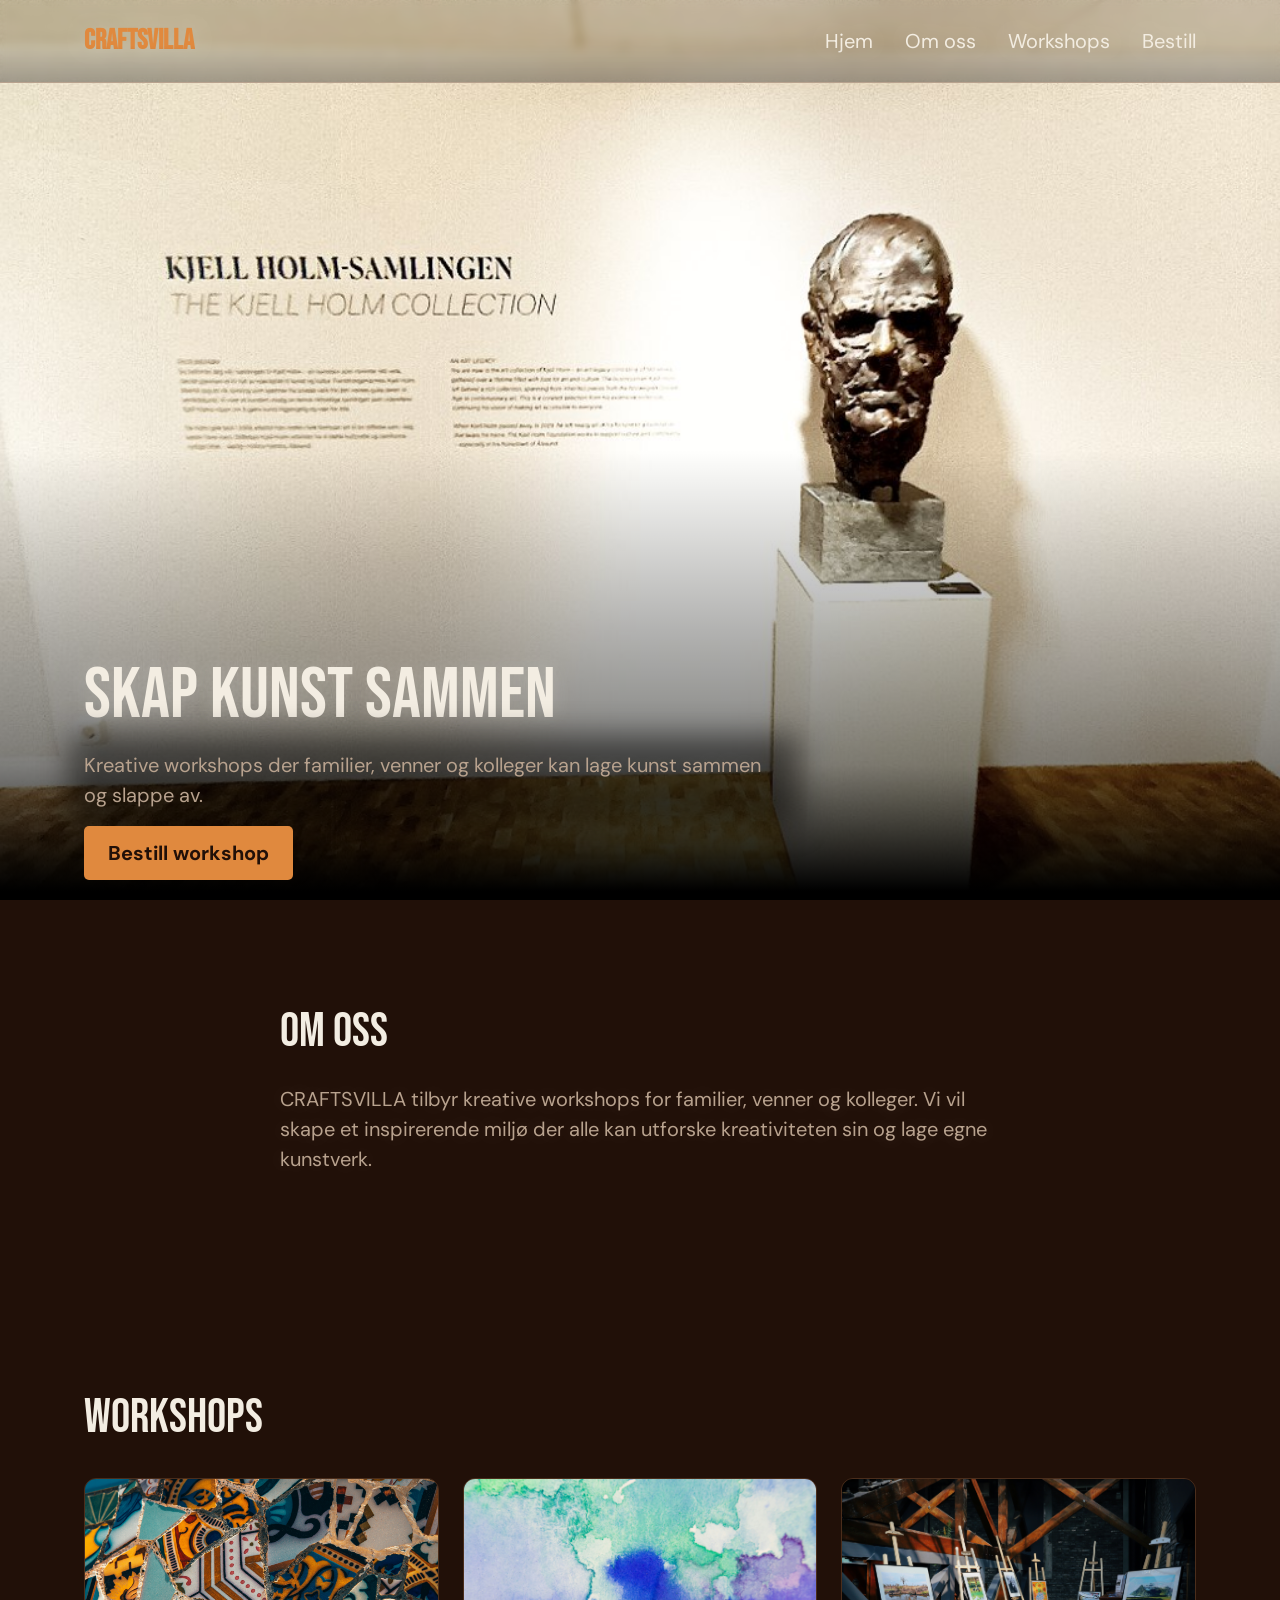
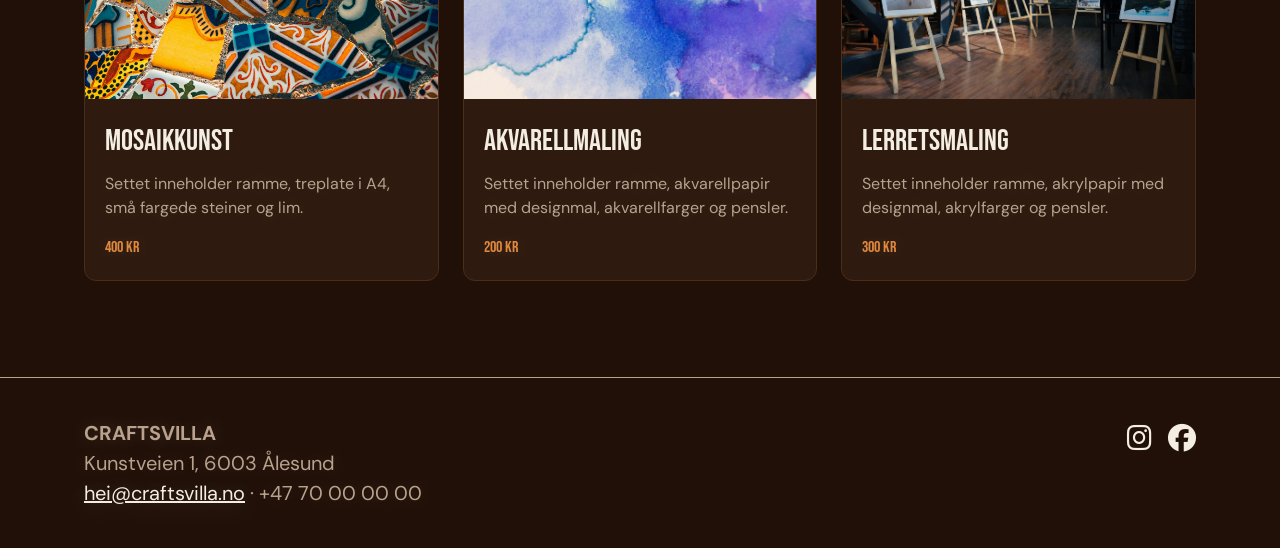
<file: index.html>
<!DOCTYPE html>
<html lang="nb">
<head>
  <meta charset="UTF-8">
  <meta name="viewport" content="width=device-width, initial-scale=1.0">
  <link href="https://fonts.googleapis.com/css2?family=Bebas+Neue&family=DM+Sans:wght@400;700&display=swap" rel="stylesheet">
  <link rel="stylesheet" href="https://cdnjs.cloudflare.com/ajax/libs/font-awesome/6.4.0/css/all.min.css">
  <link rel="stylesheet" href="style.css">
  <title>CRAFTSVILLA</title>
</head>
<body>
  <header>
    <div class="content">
      <a class="logo" href="index.html">CRAFTSVILLA</a>
      <nav>
        <ul class="menu">
          <li><a href="index.html">Hjem</a></li>
          <li><a href="index.html#about">Om oss</a></li>
          <li><a href="index.html#workshops">Workshops</a></li>
          <li><a href="order.html">Bestill</a></li>
        </ul>
      </nav>
    </div>
  </header>
  <main>
    <section class="hero" id="home">
      <div class="content">
        <h1>Skap kunst sammen</h1>
        <p>Kreative workshops der familier, venner og kolleger kan lage kunst sammen og slappe av.</p>
        <a class="button" href="order.html">Bestill workshop</a>
      </div>
    </section>
 
    <section class="section about" id="about">
      <div class="content">
        <h2>Om oss</h2>
        <p>CRAFTSVILLA tilbyr kreative workshops for familier, venner og kolleger. Vi vil skape et inspirerende miljø der alle kan utforske kreativiteten sin og lage egne kunstverk.</p>
      </div>
    </section>
 
    <section class="section workshops" id="workshops">
      <div class="content">
        <h2>Workshops</h2>
        <div class="workshop-grid">
          <article class="workshop-card">
            <img src="images/mosaikk.jpg" alt="Mosaikkunst">
            <div class="workshop-body">
              <h3>Mosaikkunst</h3>
              <p>Settet inneholder ramme, treplate i A4, små fargede steiner og lim.</p>
              <p class="price">400 kr</p>
            </div>
          </article>
          <article class="workshop-card">
            <img src="images/akvarell.jpg" alt="Akvarellmaling">
            <div class="workshop-body">
              <h3>Akvarellmaling</h3>
              <p>Settet inneholder ramme, akvarellpapir med designmal, akvarellfarger og pensler.</p>
              <p class="price">200 kr</p>
            </div>
          </article>
          <article class="workshop-card">
            <img src="images/lerret.jpg" alt="Lerretsmaling">
            <div class="workshop-body">
              <h3>Lerretsmaling</h3>
              <p>Settet inneholder ramme, akrylpapir med designmal, akrylfarger og pensler.</p>
              <p class="price">300 kr</p>
            </div>
          </article>
        </div>
      </div>
    </section>
  </main>
  <footer>
    <div class="content">
      <div>
        <p><strong>CRAFTSVILLA</strong></p>
        <p>Kunstveien 1, 6003 Ålesund</p>
        <p><a href="mailto:hei@craftsvilla.no">hei@craftsvilla.no</a> · +47 70 00 00 00</p>
      </div>
      <ul class="socials">
        <li><a href="https://instagram.com"><i class="fa-brands fa-instagram"></i></a></li>
        <li><a href="https://facebook.com"><i class="fa-brands fa-facebook"></i></a></li>
      </ul>
    </div>
  </footer>
</body>
</html>
</file>
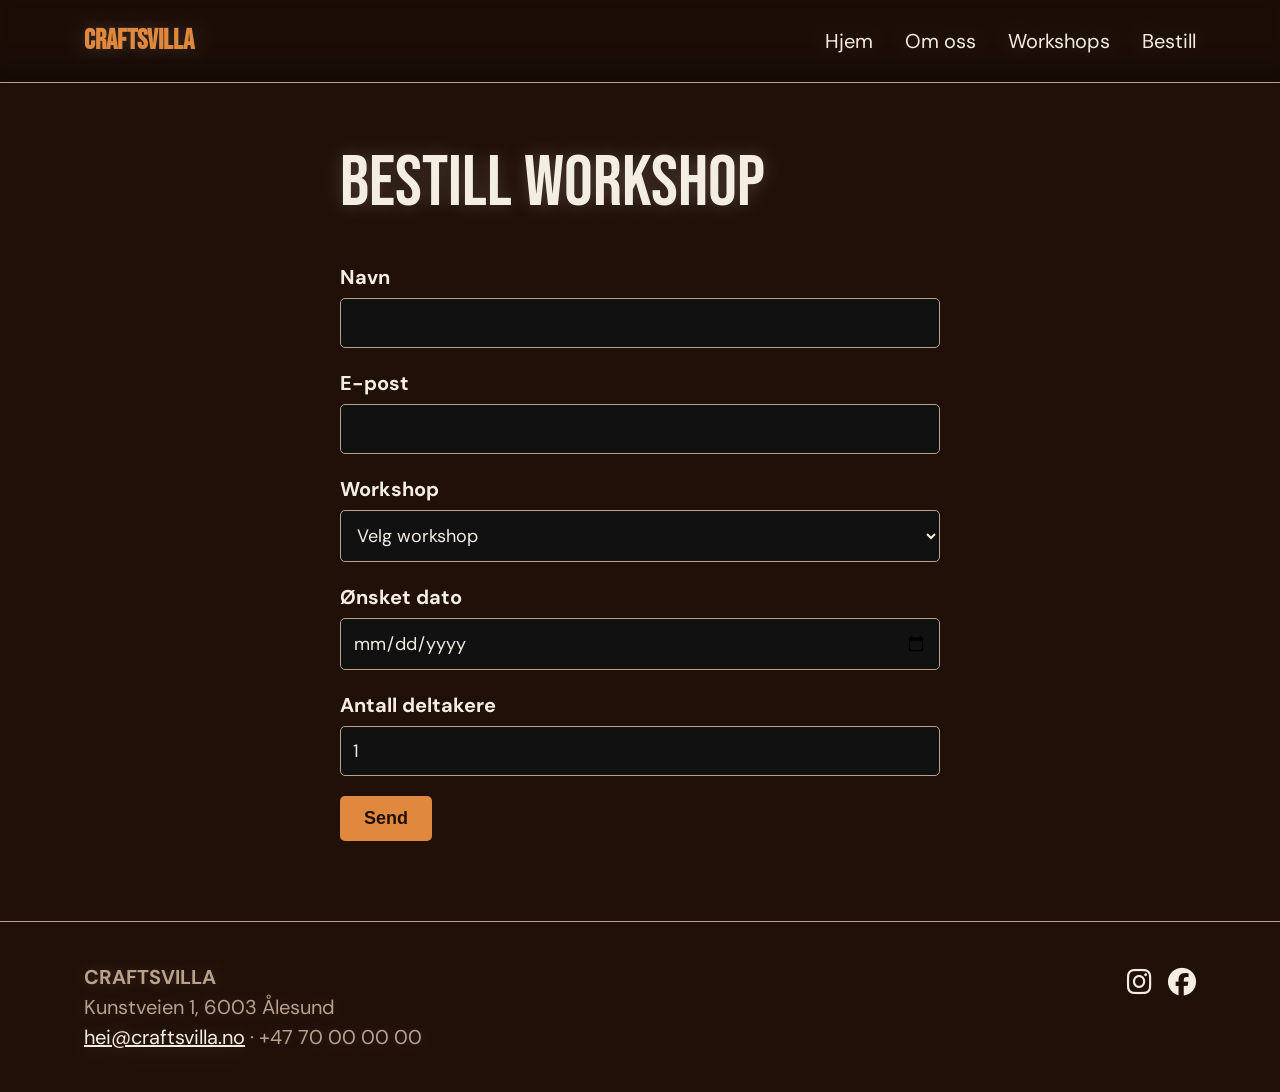
<file: Order.html>
<!DOCTYPE html>
<html lang="nb">
<head>
  <meta charset="UTF-8">
  <meta name="viewport" content="width=device-width, initial-scale=1.0">
  <link href="https://fonts.googleapis.com/css2?family=Bebas+Neue&family=DM+Sans:wght@400;700&display=swap" rel="stylesheet">
  <link rel="stylesheet" href="https://cdnjs.cloudflare.com/ajax/libs/font-awesome/6.4.0/css/all.min.css">
  <link rel="stylesheet" href="style.css">
  <title>Bestill workshop – CRAFTSVILLA</title>
</head>
<body>
  <header>
    <div class="content">
      <a class="logo" href="index.html">CRAFTSVILLA</a>
      <nav>
        <ul class="menu">
          <li><a href="index.html">Hjem</a></li>
          <li><a href="index.html#about">Om oss</a></li>
          <li><a href="index.html#workshops">Workshops</a></li>
          <li><a href="order.html">Bestill</a></li>
        </ul>
      </nav>
    </div>
  </header>
  <main class="order">
    <div class="content">
      <h1>Bestill workshop</h1>
      <form action="#" method="post">
        <label>Navn
          <input type="text" name="navn" required>
        </label>
        <label>E-post
          <input type="email" name="epost" required>
        </label>
        <label>Workshop
          <select name="workshop" required>
            <option value="">Velg workshop</option>
            <option>Mosaikkunst</option>
            <option>Akvarellmaling</option>
            <option>Lerretsmaling</option>
          </select>
        </label>
        <label>Ønsket dato
          <input type="date" name="dato" required>
        </label>
        <label>Antall deltakere
          <input type="number" name="antall" min="1" value="1" required>
        </label>
        <button class="button" type="submit">Send</button>
      </form>
    </div>
  </main>
  <footer>
    <div class="content">
      <div>
        <p><strong>CRAFTSVILLA</strong></p>
        <p>Kunstveien 1, 6003 Ålesund</p>
        <p><a href="mailto:hei@craftsvilla.no">hei@craftsvilla.no</a> · +47 70 00 00 00</p>
      </div>
      <ul class="socials">
        <li><a href="https://instagram.com"><i class="fa-brands fa-instagram"></i></a></li>
        <li><a href="https://facebook.com"><i class="fa-brands fa-facebook"></i></a></li>
      </ul>
    </div>
  </footer>
</body>
</html>
</file>
<file: style.css>
* {
    margin: 0;
    padding: 0;
    box-sizing: border-box;
 }
:root{
--background: #211008;
--text: #b8a28e;
--main1: #E0893E;
--main2: #F3EDE2;
--space: 20px;
}
 
html {
    scroll-behavior: smooth;
}
 
 
body {
   
    background-color: var(--background);
    color: var(--text);
    font-family: "DM Sans", sans-serif;
    font-size: 20px;
    line-height: 1.5;
}
 
.content {
    max-width: 90%;
    width: 100%;
    padding: 0 20px;
    margin: 0 auto;
}
 
header {
    position: fixed;
    left: 0;
    top: 0;
    width: 100%;
 
    z-index: 100;
 
    background: rgba(0, 0, 0, 0.15);
    backdrop-filter: blur(5px);
    -webkit-backdrop-filter: blur(5px);  /* note: same comand as backdrop-filter but for safari */
 
    border-bottom: 1px solid var(--text);
}
 
header:before {
    content: "";
    position: absolute;
 
    left: 0;
    bottom: 0;
 
    width: 100%;
    height: 45%;
 
    background: linear-gradient(
        to top,
        rgba(0, 0, 0, 0.2),
        rgba(0, 0, 0, 0)
    );
}
 
 
header .content {
    text-shadow: 0 0 20px rgba(255,255,255,0.2);
    display: flex;
    justify-content: space-between;
    align-items: center;
    padding: var(--space);
}
 
.logo{
    font-family: "Bebas Neue", sans-serif;
    color: var(--main1);
    font-size: 28px;
    font-weight: 700;
    text-decoration: none;
}
 
.menu{
    display: flex;
    gap: 32px;
    list-style: none;
}
 
.menu a{
    color: var(--main2);
    text-decoration: none;
}
 
.hero {
   
    background-image: 
    linear-gradient(
    to top,
    rgba(0,0,0,1) 1%,
    rgba(0,0,0,0.5) 15%,
    rgba(0,0,0,0.3) 30%,
    rgba(0,0,0,0) 50%
    ),
    url("images/heroimg.jpg");
    
    background-repeat: no-repeat;
    background-position: center bottom;
    background-size: cover;
    
}
 
.hero .content{
    min-height: 100vh;
 
    padding: var(--space);
 
    display: flex;
    flex-direction: column;
    justify-content: flex-end;
}
 
.hero p {
    position: relative;
    max-width: 700px;
    z-index: 5;
}
 
.hero p::before {
    content: "";
    position: absolute;
    inset: -15px;
 
    background: rgba(0, 0, 0, 0.5);
 
    filter: blur(15px);
 
    z-index: -1;
}
 
h1, h2, h3 {
    font-family: "Bebas Neue", sans-serif,
    'Times New Roman', Times, serif;
    font-weight: 400;
}
 
h1{
    text-shadow: 0 0 20px rgba(255,255,255,0.2);
    color: var(--main2);
    font-size: 72px;
}
 
h2{
    color: var(--main2);
    font-size: 48px;
}
 
p{
    text-shadow: 0 0 20px rgba(255,255,255,0.2);
    margin: 0 0 16px;
}
 
.label {
    color: var(--main1);
    font-weight: 700;
}
 
.button{
    align-self: flex-start;
    display: inline-block;
    padding: 12px 24px;
    background-color: var(--main1);
    color: var(--background);
    font-weight: 700;
    text-decoration: none;
    Z-index: 5;
    border-radius: 5px;
}
 
.factscroll {
    min-height: 50vh;
    
    background-color: var(--background);
 
    position: relative; 
}
.factscroll .content {
    min-height: 100vh;
    display: flex;
    flex-direction: column;
    justify-content: space-between;
    padding-top: 100px; 
    padding-bottom: 20px;
}
 
.facts-carousel {
    display: grid;
    grid-template-columns: repeat(6, 1fr);  
    gap: 24px;
}
 
.fact-card {
    height: 320px;
    background: #111;
    border: 1px solid #222;
    border-radius: 12px;
    display: flex;
    flex-direction: column;
    overflow: hidden;
}
 
.fact-card h3 { 
    height: 3.2em; 
    margin: 0; 
    padding: 8px 12px; 
    overflow-wrap: anywhere; 
}
.fact-card img { 
    width: 100%; 
    height: 160px; 
    object-fit: cover; 
    display: block; 
}
 
.fact-card .button {
    margin: auto 12px 12px;
    align-self: flex-start;
    padding: 12px 24px;
 
    background: var(--main1);
    color: var(--background);
 
    font-weight: 700;
    text-decoration: none;
 
    border-radius: 5px;
}
 
/* Seksjoner */
.section {
    padding: 96px 0;
}
 
.about .content {
    max-width: 760px;
}
 
.about h2,
.workshops h2 {
    margin-bottom: 16px;
}
 
/* Workshop-kort */
.workshop-grid {
    display: grid;
    grid-template-columns: repeat(3, 1fr);
    gap: 24px;
    margin-top: 24px;
}
 
.workshop-card {
    display: flex;
    flex-direction: column;
    background: #2e1a0f;
    border: 1px solid #4a2d1b;
    border-radius: 12px;
    overflow: hidden;
}
 
.workshop-card img {
    width: 100%;
    height: 220px;
    object-fit: cover;
    display: block;
    background: #4a2d1b;
}
 
.workshop-body {
    display: flex;
    flex-direction: column;
    flex: 1;
    padding: 20px;
}
 
.workshop-body h3 {
    color: var(--main2);
    font-size: 30px;
    margin-bottom: 8px;
}
 
.workshop-body p {
    font-size: 16px;
}
 
.price {
    margin: auto 0 0;
    font-family: "Bebas Neue", sans-serif;
    font-size: 32px;
    color: var(--main1);
}
 
/* Bestillingsside */
.order {
    padding: 130px 0 80px;
}
 
.order .content {
    max-width: 640px;
}
 
form {
    display: flex;
    flex-direction: column;
    gap: 20px;
    margin-top: 24px;
}
 
label {
    display: flex;
    flex-direction: column;
    gap: 6px;
    color: var(--main2);
    font-weight: 700;
}
 
input, select {
    padding: 12px;
    border-radius: 5px;
    border: 1px solid var(--text);
    background: #111;
    color: var(--main2);
    font: 400 18px "DM Sans", sans-serif;
}
 
form .button {
    border: 0;
    cursor: pointer;
    font-size: 18px;
}
 
/* Footer */
footer {
    border-top: 1px solid var(--text);
    padding: 40px 0;
}
 
footer .content {
    display: flex;
    justify-content: space-between;
    flex-wrap: wrap;
    gap: 24px;
}
 
footer p {
    margin: 0;
}
 
footer a {
    color: var(--main2);
}
 
.socials {
    display: flex;
    gap: 16px;
    list-style: none;
}
 
.socials a {
    color: var(--main2);
    font-size: 28px;
}
 
@media (max-width: 800px) {
    h1 { font-size: 52px; }
    .menu { gap: 14px; font-size: 16px; }
    .logo { font-size: 22px; }
    .workshop-grid { grid-template-columns: 1fr; }
}
</file>
